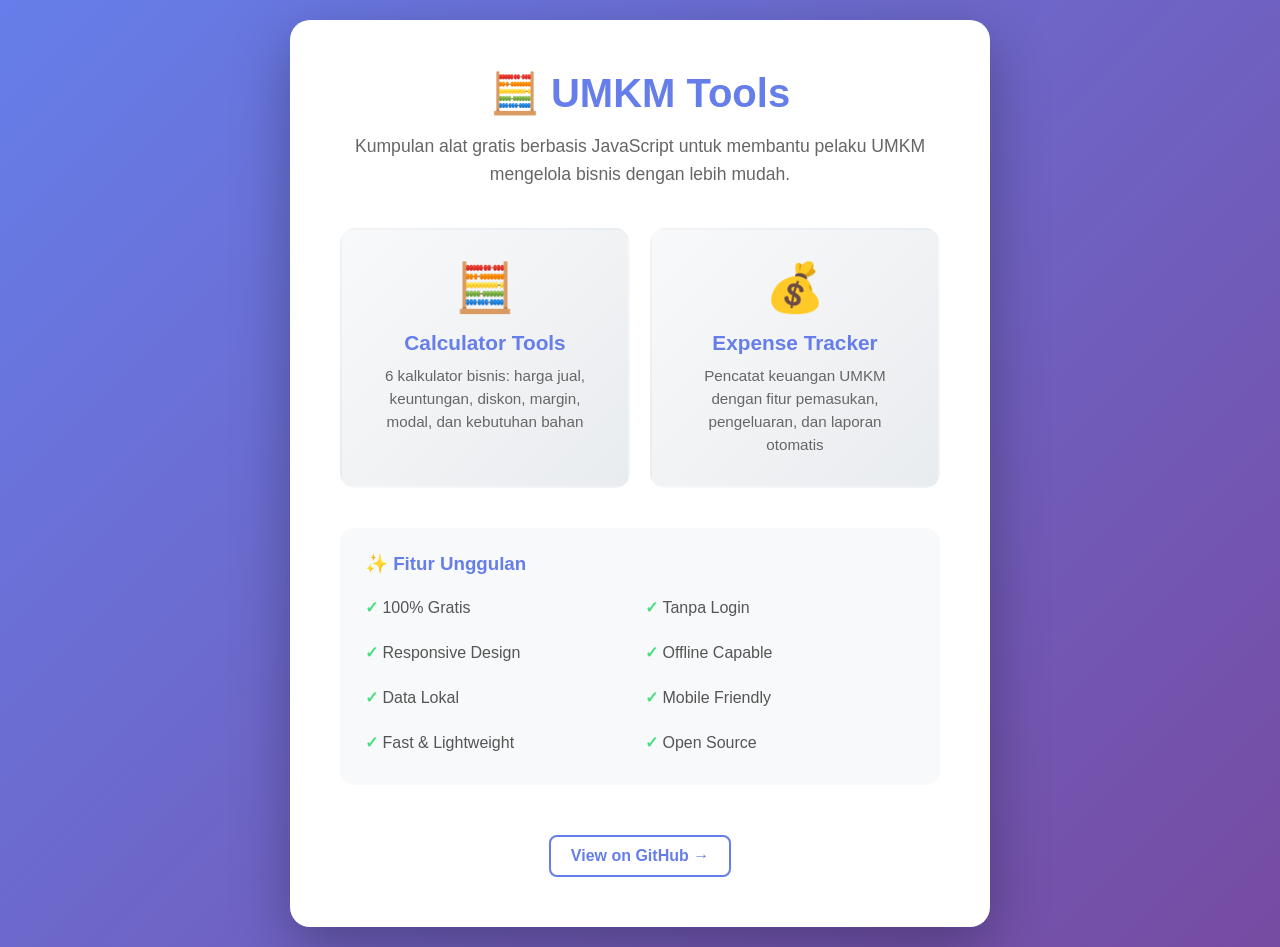
<file: index.html>
<!DOCTYPE html>
<html lang="id">
<head>
    <meta charset="UTF-8">
    <meta name="viewport" content="width=device-width, initial-scale=1.0">
    <title>UMKM Tools - Alat Gratis untuk Bisnis</title>
    <style>
        * { margin: 0; padding: 0; box-sizing: border-box; }
        body {
            font-family: 'Segoe UI', sans-serif;
            background: linear-gradient(135deg, #667eea 0%, #764ba2 100%);
            min-height: 100vh;
            display: flex;
            align-items: center;
            justify-content: center;
            padding: 20px;
        }
        .container {
            background: white;
            padding: 50px;
            border-radius: 20px;
            text-align: center;
            max-width: 700px;
            width: 100%;
            box-shadow: 0 20px 60px rgba(0,0,0,0.3);
        }
        h1 { color: #667eea; font-size: 2.5rem; margin-bottom: 15px; }
        .subtitle { color: #666; font-size: 1.1rem; margin-bottom: 40px; line-height: 1.6; }
        .tools-grid {
            display: grid;
            grid-template-columns: repeat(auto-fit, minmax(280px, 1fr));
            gap: 20px;
            margin-bottom: 40px;
        }
        .tool-card {
            background: linear-gradient(135deg, #f8f9fa 0%, #e9ecef 100%);
            padding: 30px;
            border-radius: 15px;
            transition: transform 0.3s, box-shadow 0.3s;
            text-decoration: none;
            color: inherit;
            border: 2px solid transparent;
        }
        .tool-card:hover {
            transform: translateY(-5px);
            box-shadow: 0 10px 30px rgba(102, 126, 234, 0.3);
            border-color: #667eea;
        }
        .tool-icon { font-size: 3rem; margin-bottom: 15px; }
        .tool-title { font-size: 1.3rem; font-weight: 700; color: #667eea; margin-bottom: 10px; }
        .tool-desc { color: #666; font-size: 0.95rem; line-height: 1.5; }
        .features {
            text-align: left;
            background: #f8f9fa;
            padding: 25px;
            border-radius: 15px;
            margin-bottom: 30px;
        }
        .features h3 { color: #667eea; margin-bottom: 15px; }
        .features ul {
            list-style: none;
            display: grid;
            grid-template-columns: repeat(auto-fit, minmax(200px, 1fr));
            gap: 10px;
        }
        .features li { padding: 8px 0; color: #555; }
        .features li::before { content: "✓ "; color: #4ade80; font-weight: 700; }
        .github-link {
            display: inline-block;
            margin-top: 20px;
            color: #667eea;
            text-decoration: none;
            font-weight: 600;
            padding: 10px 20px;
            border: 2px solid #667eea;
            border-radius: 8px;
            transition: all 0.3s;
        }
        .github-link:hover { background: #667eea; color: white; }
        @media (max-width: 600px) {
            .container { padding: 30px 20px; }
            h1 { font-size: 2rem; }
            .tools-grid { grid-template-columns: 1fr; }
        }
    </style>
</head>
<body>
    <div class="container">
        <h1>🧮 UMKM Tools</h1>
        <p class="subtitle">Kumpulan alat gratis berbasis JavaScript untuk membantu pelaku UMKM mengelola bisnis dengan lebih mudah.</p>

        <div class="tools-grid">
            <a href="calculator-tools/" class="tool-card">
                <div class="tool-icon">🧮</div>
                <div class="tool-title">Calculator Tools</div>
                <div class="tool-desc">6 kalkulator bisnis: harga jual, keuntungan, diskon, margin, modal, dan kebutuhan bahan</div>
            </a>
            <a href="expense-tracker/" class="tool-card">
                <div class="tool-icon">💰</div>
                <div class="tool-title">Expense Tracker</div>
                <div class="tool-desc">Pencatat keuangan UMKM dengan fitur pemasukan, pengeluaran, dan laporan otomatis</div>
            </a>
        </div>

        <div class="features">
            <h3>✨ Fitur Unggulan</h3>
            <ul>
                <li>100% Gratis</li>
                <li>Tanpa Login</li>
                <li>Responsive Design</li>
                <li>Offline Capable</li>
                <li>Data Lokal</li>
                <li>Mobile Friendly</li>
                <li>Fast & Lightweight</li>
                <li>Open Source</li>
            </ul>
        </div>

        <a href="https://github.com/USERNAME/umkm-tools" class="github-link" target="_blank">View on GitHub →</a>
    </div>
</body>
</html>
</file>
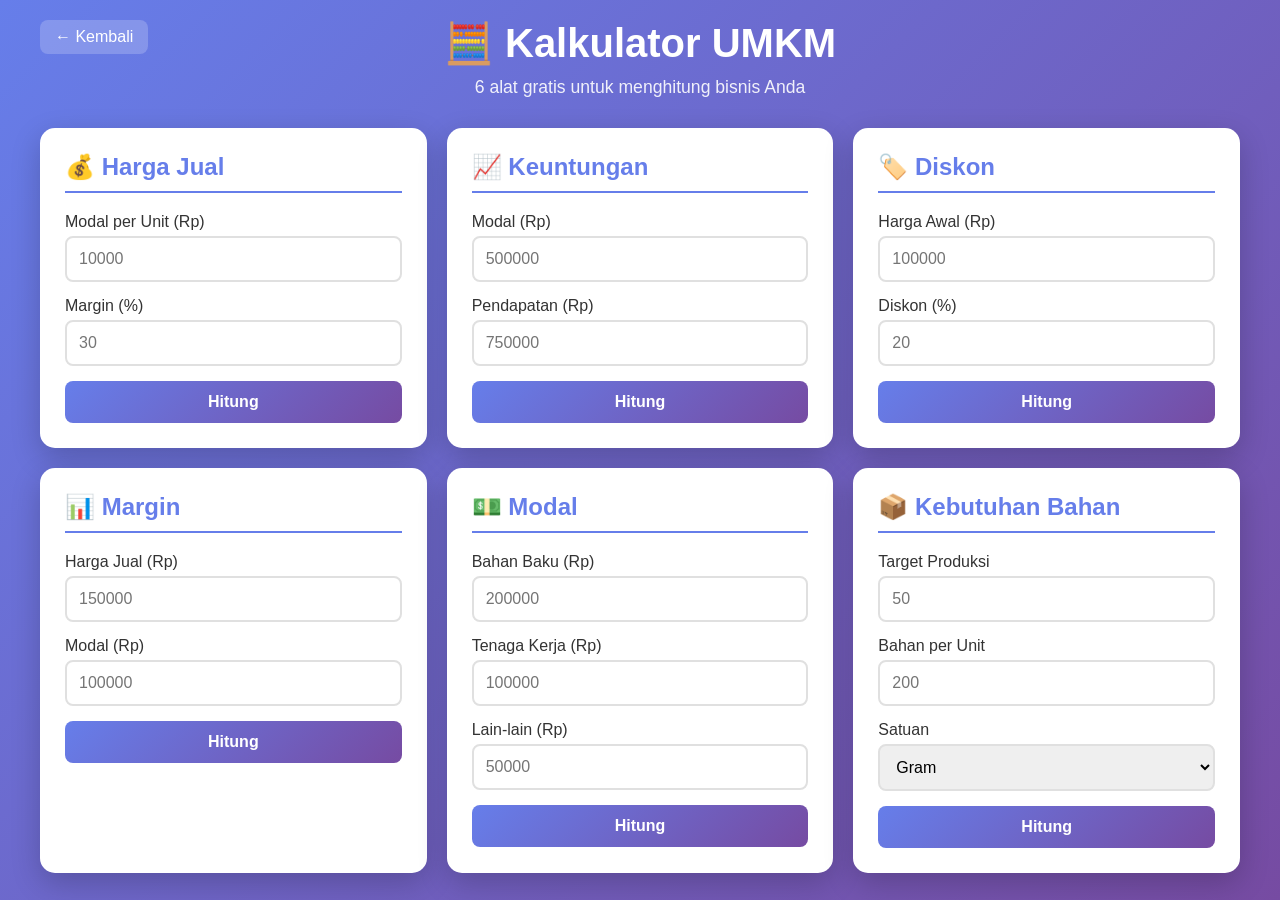
<file: calculator-tools/index.html>
<!DOCTYPE html>
<html lang="id">
<head>
    <meta charset="UTF-8">
    <meta name="viewport" content="width=device-width, initial-scale=1.0">
    <title>Kalkulator UMKM</title>
    <link rel="stylesheet" href="style.css">
</head>
<body>
    <div class="container">
        <header>
            <a href="../" class="back-btn">← Kembali</a>
            <h1>🧮 Kalkulator UMKM</h1>
            <p>6 alat gratis untuk menghitung bisnis Anda</p>
        </header>

        <div class="calculator-grid">
            <!-- 1 -->
            <div class="calculator-card">
                <h2>💰 Harga Jual</h2>
                <div class="form-group">
                    <label>Modal per Unit (Rp)</label>
                    <input type="number" id="hj-modal" placeholder="10000">
                </div>
                <div class="form-group">
                    <label>Margin (%)</label>
                    <input type="number" id="hj-margin" placeholder="30">
                </div>
                <button class="btn" onclick="hitungHargaJual()">Hitung</button>
                <div class="result" id="result-hj" style="display:none;">
                    <div class="result-item"><span>Harga Jual:</span><span id="hj-harga" class="highlight">-</span></div>
                    <div class="result-item"><span>Keuntungan:</span><span id="hj-untung">-</span></div>
                </div>
            </div>

            <!-- 2 -->
            <div class="calculator-card">
                <h2>📈 Keuntungan</h2>
                <div class="form-group">
                    <label>Modal (Rp)</label>
                    <input type="number" id="kg-modal" placeholder="500000">
                </div>
                <div class="form-group">
                    <label>Pendapatan (Rp)</label>
                    <input type="number" id="kg-pendapatan" placeholder="750000">
                </div>
                <button class="btn" onclick="hitungKeuntungan()">Hitung</button>
                <div class="result" id="result-kg" style="display:none;">
                    <div class="result-item"><span>Keuntungan:</span><span id="kg-untung" class="highlight">-</span></div>
                    <div class="result-item"><span>Persentase:</span><span id="kg-persen">-</span></div>
                </div>
            </div>

            <!-- 3 -->
            <div class="calculator-card">
                <h2>🏷️ Diskon</h2>
                <div class="form-group">
                    <label>Harga Awal (Rp)</label>
                    <input type="number" id="kd-harga" placeholder="100000">
                </div>
                <div class="form-group">
                    <label>Diskon (%)</label>
                    <input type="number" id="kd-diskon" placeholder="20">
                </div>
                <button class="btn" onclick="hitungDiskon()">Hitung</button>
                <div class="result" id="result-kd" style="display:none;">
                    <div class="result-item"><span>Potongan:</span><span id="kd-potong">-</span></div>
                    <div class="result-item"><span>Harga Akhir:</span><span id="kd-akhir" class="highlight">-</span></div>
                </div>
            </div>

            <!-- 4 -->
            <div class="calculator-card">
                <h2>📊 Margin</h2>
                <div class="form-group">
                    <label>Harga Jual (Rp)</label>
                    <input type="number" id="km-harga" placeholder="150000">
                </div>
                <div class="form-group">
                    <label>Modal (Rp)</label>
                    <input type="number" id="km-modal" placeholder="100000">
                </div>
                <button class="btn" onclick="hitungMargin()">Hitung</button>
                <div class="result" id="result-km" style="display:none;">
                    <div class="result-item"><span>Margin:</span><span id="km-margin" class="highlight">-</span></div>
                    <div class="result-item"><span>Keuntungan:</span><span id="km-untung">-</span></div>
                </div>
            </div>

            <!-- 5 -->
            <div class="calculator-card">
                <h2>💵 Modal</h2>
                <div class="form-group">
                    <label>Bahan Baku (Rp)</label>
                    <input type="number" id="kmod-bahan" placeholder="200000">
                </div>
                <div class="form-group">
                    <label>Tenaga Kerja (Rp)</label>
                    <input type="number" id="kmod-tenaga" placeholder="100000">
                </div>
                <div class="form-group">
                    <label>Lain-lain (Rp)</label>
                    <input type="number" id="kmod-lain" placeholder="50000">
                </div>
                <button class="btn" onclick="hitungModal()">Hitung</button>
                <div class="result" id="result-kmod" style="display:none;">
                    <div class="result-item"><span>Total Modal:</span><span id="kmod-total" class="highlight">-</span></div>
                    <p class="info-text">Per unit (10 produk): <span id="kmod-perunit">-</span></p>
                </div>
            </div>

            <!-- 6 -->
            <div class="calculator-card">
                <h2>📦 Kebutuhan Bahan</h2>
                <div class="form-group">
                    <label>Target Produksi</label>
                    <input type="number" id="kb-target" placeholder="50">
                </div>
                <div class="form-group">
                    <label>Bahan per Unit</label>
                    <input type="number" id="kb-perunit" placeholder="200">
                </div>
                <div class="form-group">
                    <label>Satuan</label>
                    <select id="kb-satuan">
                        <option value="gram">Gram</option>
                        <option value="kg">Kilogram</option>
                        <option value="liter">Liter</option>
                        <option value="ml">Mililiter</option>
                        <option value="pcs">Pcs</option>
                    </select>
                </div>
                <button class="btn" onclick="hitungKebutuhanBahan()">Hitung</button>
                <div class="result" id="result-kb" style="display:none;">
                    <div class="result-item"><span>Total:</span><span id="kb-total" class="highlight">-</span></div>
                    <p class="info-text">Beli (+10%): <span id="kb-beli">-</span></p>
                </div>
            </div>
        </div>
    </div>
    <script src="script.js"></script>
</body>
</html>
</file>
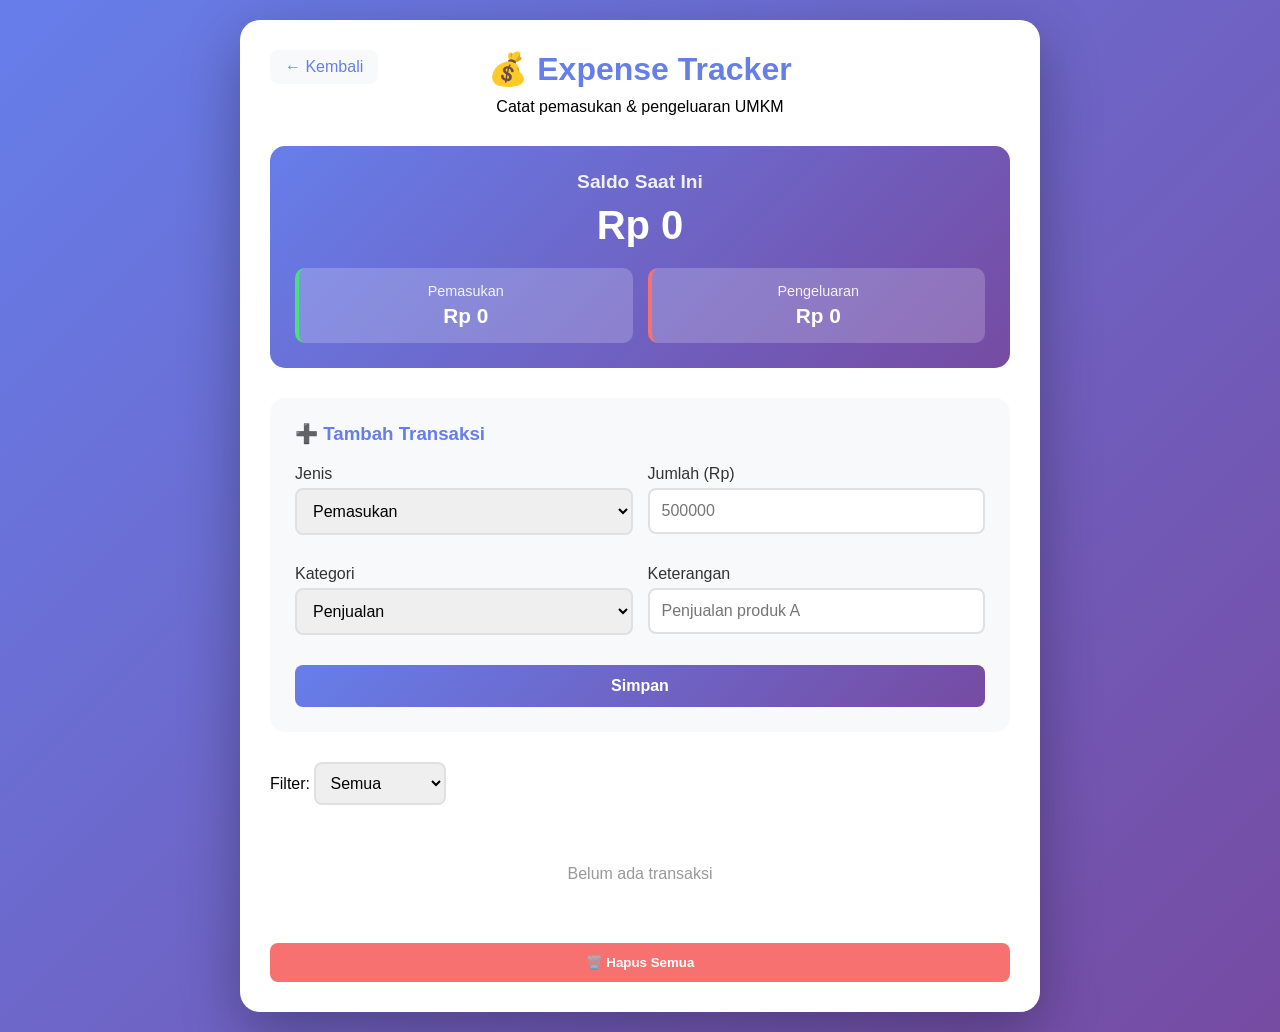
<file: expense-tracker/index.html>
<!DOCTYPE html>
<html lang="id">
<head>
    <meta charset="UTF-8">
    <meta name="viewport" content="width=device-width, initial-scale=1.0">
    <title>Expense Tracker</title>
    <link rel="stylesheet" href="style.css">
</head>
<body>
    <div class="container">
        <header>
            <a href="../" class="back-btn">← Kembali</a>
            <h1>💰 Expense Tracker</h1>
            <p>Catat pemasukan & pengeluaran UMKM</p>
        </header>

        <div class="balance-card">
            <h2>Saldo Saat Ini</h2>
            <div class="balance-amount" id="saldo">Rp 0</div>
            <div class="summary">
                <div class="summary-item income">
                    <div class="summary-label">Pemasukan</div>
                    <div class="summary-value" id="total-pemasukan">Rp 0</div>
                </div>
                <div class="summary-item expense">
                    <div class="summary-label">Pengeluaran</div>
                    <div class="summary-value" id="total-pengeluaran">Rp 0</div>
                </div>
            </div>
        </div>

        <div class="form-section">
            <h3>➕ Tambah Transaksi</h3>
            <form id="transaction-form">
                <div class="form-row">
                    <div class="form-group">
                        <label>Jenis</label>
                        <select id="jenis" required>
                            <option value="income">Pemasukan</option>
                            <option value="expense">Pengeluaran</option>
                        </select>
                    </div>
                    <div class="form-group">
                        <label>Jumlah (Rp)</label>
                        <input type="number" id="jumlah" placeholder="500000" required>
                    </div>
                </div>
                <div class="form-row">
                    <div class="form-group">
                        <label>Kategori</label>
                        <select id="kategori" required>
                            <option value="penjualan">Penjualan</option>
                            <option value="modal">Modal</option>
                            <option value="bahan-baku">Bahan Baku</option>
                            <option value="operasional">Operasional</option>
                            <option value="gaji">Gaji</option>
                            <option value="listrik-air">Listrik & Air</option>
                            <option value="marketing">Marketing</option>
                            <option value="lainnya">Lainnya</option>
                        </select>
                    </div>
                    <div class="form-group">
                        <label>Keterangan</label>
                        <input type="text" id="keterangan" placeholder="Penjualan produk A" required>
                    </div>
                </div>
                <button type="submit" class="btn btn-primary">Simpan</button>
            </form>
        </div>

        <div class="filter-section">
            <label>Filter: </label>
            <select id="filter-kategori" onchange="renderTransactions()">
                <option value="all">Semua</option>
                <option value="penjualan">Penjualan</option>
                <option value="modal">Modal</option>
                <option value="bahan-baku">Bahan Baku</option>
                <option value="operasional">Operasional</option>
                <option value="gaji">Gaji</option>
                <option value="listrik-air">Listrik & Air</option>
                <option value="marketing">Marketing</option>
                <option value="lainnya">Lainnya</option>
            </select>
        </div>

        <div class="transactions-list" id="transactions-list">
            <div class="no-transactions"><p>Belum ada transaksi</p></div>
        </div>

        <button class="clear-btn" onclick="clearAllData()">🗑️ Hapus Semua</button>
    </div>
    <script src="script.js"></script>
</body>
</html>
</file>
<file: calculator-tools/style.css>
* { margin: 0; padding: 0; box-sizing: border-box; }
body {
    font-family: 'Segoe UI', sans-serif;
    background: linear-gradient(135deg, #667eea 0%, #764ba2 100%);
    min-height: 100vh;
    padding: 20px;
}
.container { max-width: 1200px; margin: 0 auto; }
header { text-align: center; color: white; margin-bottom: 30px; position: relative; }
.back-btn {
    position: absolute;
    left: 0; top: 0;
    color: white;
    text-decoration: none;
    padding: 8px 15px;
    background: rgba(255,255,255,0.2);
    border-radius: 8px;
}
.back-btn:hover { background: rgba(255,255,255,0.3); }
header h1 { font-size: 2.5rem; margin-bottom: 10px; }
header p { font-size: 1.1rem; opacity: 0.9; }
.calculator-grid {
    display: grid;
    grid-template-columns: repeat(auto-fit, minmax(320px, 1fr));
    gap: 20px;
}
.calculator-card {
    background: white;
    border-radius: 15px;
    padding: 25px;
    box-shadow: 0 10px 30px rgba(0,0,0,0.2);
}
.calculator-card h2 {
    color: #667eea;
    margin-bottom: 20px;
    font-size: 1.5rem;
    border-bottom: 2px solid #667eea;
    padding-bottom: 10px;
}
.form-group { margin-bottom: 15px; }
.form-group label { display: block; margin-bottom: 5px; color: #333; font-weight: 500; }
.form-group input, .form-group select {
    width: 100%;
    padding: 12px;
    border: 2px solid #e0e0e0;
    border-radius: 8px;
    font-size: 1rem;
}
.form-group input:focus, .form-group select:focus {
    outline: none;
    border-color: #667eea;
}
.btn {
    width: 100%;
    padding: 12px;
    background: linear-gradient(135deg, #667eea 0%, #764ba2 100%);
    color: white;
    border: none;
    border-radius: 8px;
    font-size: 1rem;
    font-weight: 600;
    cursor: pointer;
}
.btn:hover {
    transform: translateY(-2px);
    box-shadow: 0 5px 15px rgba(102, 126, 234, 0.4);
}
.result {
    margin-top: 20px;
    padding: 15px;
    background: #f8f9fa;
    border-radius: 8px;
    border-left: 4px solid #667eea;
}
.result-item {
    display: flex;
    justify-content: space-between;
    padding: 8px 0;
    border-bottom: 1px solid #e0e0e0;
}
.result-item:last-child { border-bottom: none; }
.highlight { font-weight: 700; color: #667eea; font-size: 1.1rem; }
.info-text { font-size: 0.9rem; color: #666; margin-top: 10px; }
@media (max-width: 600px) {
    header h1 { font-size: 2rem; }
    .calculator-grid { grid-template-columns: 1fr; }
    .back-btn { position: static; display: inline-block; margin-bottom: 15px; }
}
</file>
<file: expense-tracker/style.css>
* { margin: 0; padding: 0; box-sizing: border-box; }
body {
    font-family: 'Segoe UI', sans-serif;
    background: linear-gradient(135deg, #667eea 0%, #764ba2 100%);
    min-height: 100vh;
    padding: 20px;
}
.container {
    max-width: 800px;
    margin: 0 auto;
    background: white;
    border-radius: 20px;
    padding: 30px;
    box-shadow: 0 20px 60px rgba(0,0,0,0.3);
    position: relative;
}
header { text-align: center; margin-bottom: 30px; position: relative; }
.back-btn {
    position: absolute;
    left: 0; top: 0;
    color: #667eea;
    text-decoration: none;
    padding: 8px 15px;
    background: #f8f9fa;
    border-radius: 8px;
}
.back-btn:hover { background: #e9ecef; }
header h1 { color: #667eea; font-size: 2rem; margin-bottom: 10px; }
.balance-card {
    background: linear-gradient(135deg, #667eea 0%, #764ba2 100%);
    color: white;
    padding: 25px;
    border-radius: 15px;
    text-align: center;
    margin-bottom: 30px;
}
.balance-card h2 { font-size: 1.2rem; margin-bottom: 10px; opacity: 0.9; }
.balance-amount { font-size: 2.5rem; font-weight: 700; margin-bottom: 20px; }
.summary { display: grid; grid-template-columns: 1fr 1fr; gap: 15px; }
.summary-item {
    background: rgba(255,255,255,0.2);
    padding: 15px;
    border-radius: 10px;
}
.summary-item.income { border-left: 4px solid #4ade80; }
.summary-item.expense { border-left: 4px solid #f87171; }
.summary-label { font-size: 0.9rem; opacity: 0.9; margin-bottom: 5px; }
.summary-value { font-size: 1.3rem; font-weight: 700; }
.form-section {
    background: #f8f9fa;
    padding: 25px;
    border-radius: 15px;
    margin-bottom: 30px;
}
.form-section h3 { color: #667eea; margin-bottom: 20px; }
.form-row { display: grid; grid-template-columns: 1fr 1fr; gap: 15px; margin-bottom: 15px; }
.form-group { margin-bottom: 15px; }
.form-group label { display: block; margin-bottom: 5px; color: #333; font-weight: 500; }
.form-group input, .form-group select {
    width: 100%;
    padding: 12px;
    border: 2px solid #e0e0e0;
    border-radius: 8px;
    font-size: 1rem;
}
.form-group input:focus, .form-group select:focus { outline: none; border-color: #667eea; }
.btn-primary {
    width: 100%;
    padding: 12px;
    background: linear-gradient(135deg, #667eea 0%, #764ba2 100%);
    color: white;
    border: none;
    border-radius: 8px;
    font-size: 1rem;
    font-weight: 600;
    cursor: pointer;
}
.btn-primary:hover { transform: translateY(-2px); }
.filter-section { margin-bottom: 20px; }
.filter-section select { padding: 10px; border: 2px solid #e0e0e0; border-radius: 8px; font-size: 1rem; }
.transactions-list { margin-top: 20px; }
.transaction-item {
    display: flex;
    justify-content: space-between;
    align-items: center;
    padding: 15px;
    background: #f8f9fa;
    border-radius: 10px;
    margin-bottom: 10px;
    border-left: 4px solid #667eea;
}
.transaction-item.income { border-left-color: #4ade80; }
.transaction-item.expense { border-left-color: #f87171; }
.transaction-info { flex: 1; }
.transaction-category { font-size: 0.85rem; color: #666; text-transform: uppercase; }
.transaction-description { font-weight: 600; color: #333; margin: 5px 0; }
.transaction-date { font-size: 0.85rem; color: #999; }
.transaction-amount { font-weight: 700; font-size: 1.1rem; margin-right: 15px; }
.transaction-amount.income { color: #4ade80; }
.transaction-amount.expense { color: #f87171; }
.btn-danger {
    background: #f87171;
    color: white;
    border: none;
    padding: 8px 15px;
    border-radius: 6px;
    cursor: pointer;
    font-size: 0.85rem;
}
.btn-danger:hover { background: #ef4444; }
.no-transactions { text-align: center; padding: 40px; color: #999; }
.clear-btn {
    background: #f87171;
    color: white;
    border: none;
    padding: 12px 25px;
    border-radius: 8px;
    cursor: pointer;
    margin-top: 20px;
    width: 100%;
    font-weight: 600;
}
@media (max-width: 600px) {
    .form-row { grid-template-columns: 1fr; }
    .summary { grid-template-columns: 1fr; }
    .transaction-item { flex-direction: column; align-items: flex-start; gap: 10px; }
    .transaction-amount { margin-right: 0; }
    .btn-danger { width: 100%; }
}
</file>
